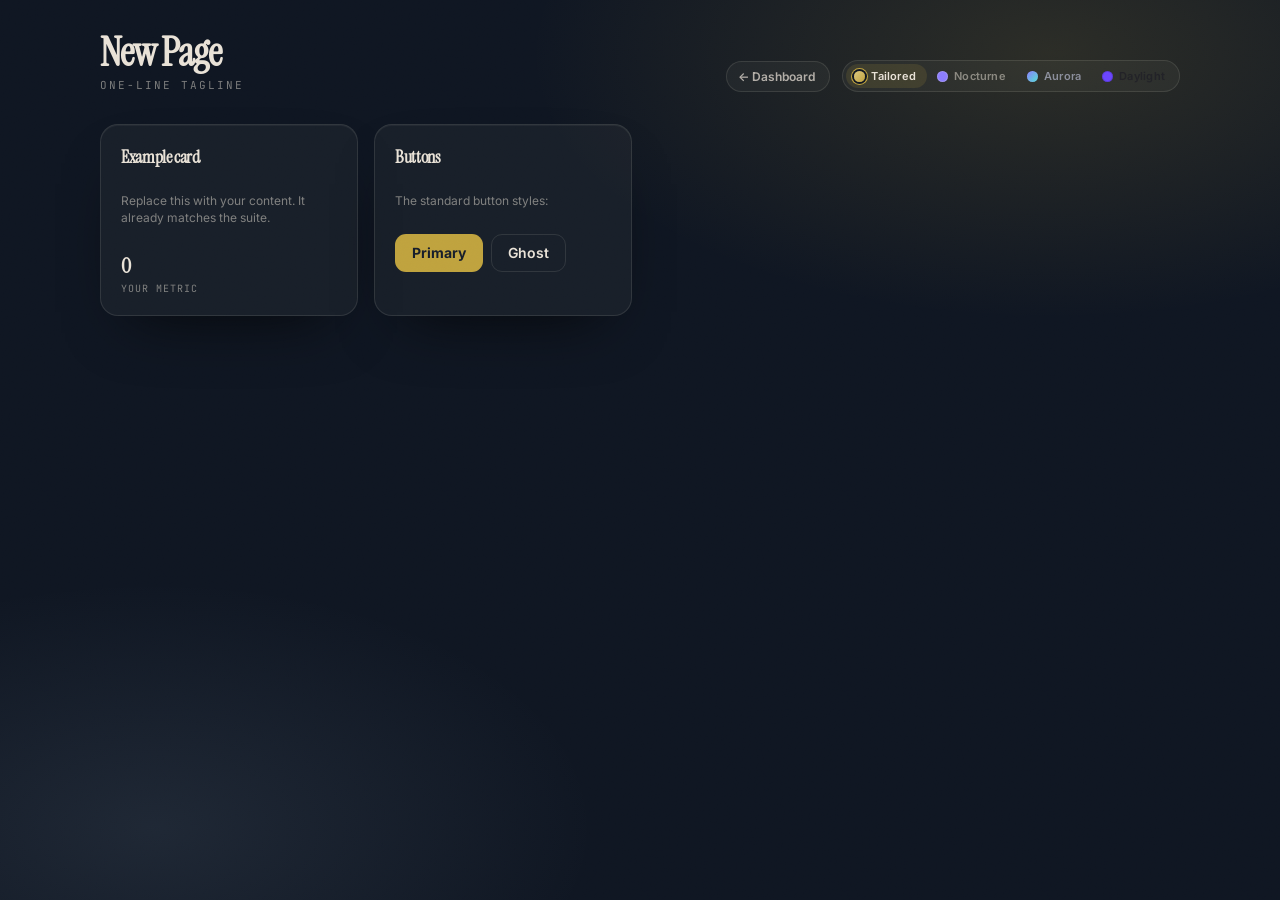
<file: _template.html>
<!DOCTYPE html>
<html lang="en">
<head>
<meta charset="UTF-8" />
<meta name="viewport" content="width=device-width, initial-scale=1, viewport-fit=cover" />
<link rel="manifest" href="manifest.webmanifest" />
<meta name="theme-color" content="#0C0C12" />
<meta name="mobile-web-app-capable" content="yes" />
<meta name="apple-mobile-web-app-capable" content="yes" />
<meta name="apple-mobile-web-app-status-bar-style" content="black-translucent" />
<meta name="apple-mobile-web-app-title" content="Patron" />
<link rel="apple-touch-icon" href="apple-touch-icon.png" />
<link rel="icon" type="image/svg+xml" href="icon.svg" />
<link rel="icon" type="image/png" sizes="192x192" href="icon-192.png" />

<!-- 1. CHANGE THE TITLE to your page's name -->
<title>New Page · Karol</title>

<!-- Fonts used by the design system (keep as-is) -->
<link rel="preconnect" href="https://fonts.googleapis.com" />
<link rel="preconnect" href="https://fonts.gstatic.com" crossorigin />
<link href="https://fonts.googleapis.com/css2?family=Instrument+Serif:ital@0;1&family=Inter:wght@400;500;600&family=JetBrains+Mono:wght@400;500;600;700&display=swap" rel="stylesheet" />

<!-- Sets the saved theme before paint so there's no flash (keep as-is) -->
<script>try{document.documentElement.setAttribute("data-theme",localStorage.getItem("patron_theme")||"tailored");}catch(e){document.documentElement.setAttribute("data-theme","tailored");}</script>

<!-- The shared design system. This one line gives you all the
     colors, fonts, themes, buttons, cards, modals and form styles. -->
<link rel="stylesheet" href="theme.css" />

<!-- Add your page-specific styles here (optional). Always reuse the
     tokens (var(--brand), var(--space-4), etc.) so you stay on-brand. -->
<style>
  /* example: a simple responsive grid for your content cards */
  .grid { display:grid; grid-template-columns: repeat(auto-fill, minmax(220px, 1fr)); gap: var(--space-4); }
</style>
</head>
<body>
<main class="page grain-overlay">
  <div class="shell">

    <!-- HEADER: title on the left, back-link + theme switcher on the right.
         #themeSeg is filled in by theme.js at the bottom of this file. -->
    <header class="header">
      <div>
        <!-- 2. CHANGE the title + subtitle -->
        <h1 class="title">New Page</h1>
        <p class="subtitle">one-line tagline</p>
      </div>
      <div class="headerControls">
        <a class="backLink" href="index.html">← Dashboard</a>
        <span id="themeSeg"></span>
      </div>
    </header>

    <!-- 3. BUILD YOUR PAGE HERE. Use the shared classes:
         .card  .btn .btn-primary .btn-ghost  .fieldInput  etc. -->
    <div class="grid">
      <section class="card">
        <span class="cardName">Example card</span>
        <p class="cardTag">Replace this with your content. It already matches the suite.</p>
        <div class="cardStat">
          <span class="cardStatValue">0</span>
          <span class="cardStatLabel">your metric</span>
        </div>
      </section>

      <section class="card">
        <span class="cardName">Buttons</span>
        <p class="cardTag">The standard button styles:</p>
        <div style="display:flex; gap:var(--space-2); flex-wrap:wrap;">
          <button class="btn btn-primary">Primary</button>
          <button class="btn btn-ghost">Ghost</button>
        </div>
      </section>
    </div>

  </div>
</main>

<!-- Shared theme engine — wires up the switcher + remembers the choice. -->
<script src="theme.js"></script>
<script>
  // Render the theme switcher into the header.
  document.getElementById('themeSeg').innerHTML = Patron.switcherHtml();

  /* ---- Your page's JavaScript goes here. ----
     Tip: persist data the same way the other pages do, with a
     uniquely-named localStorage key, e.g. 'mypage_standalone_v1'. */
</script>
</body>
</html>
</file>
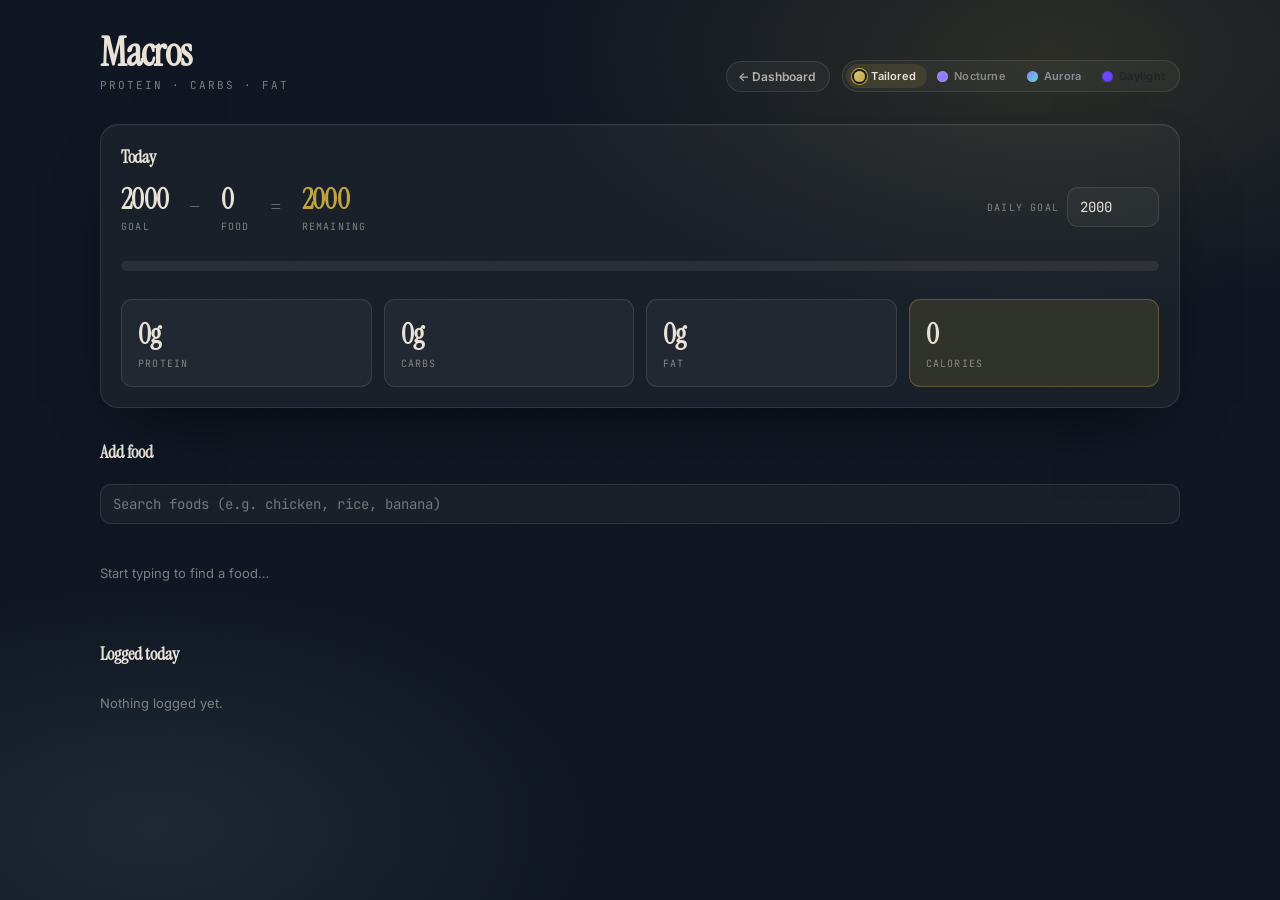
<file: macros.html>
<!DOCTYPE html>
<html lang="en">
<head>
<meta charset="UTF-8" />
<meta name="viewport" content="width=device-width, initial-scale=1, viewport-fit=cover" />
<link rel="manifest" href="manifest.webmanifest" />
<meta name="theme-color" content="#0C0C12" />
<meta name="mobile-web-app-capable" content="yes" />
<meta name="apple-mobile-web-app-capable" content="yes" />
<meta name="apple-mobile-web-app-status-bar-style" content="black-translucent" />
<meta name="apple-mobile-web-app-title" content="Patron" />
<link rel="apple-touch-icon" href="apple-touch-icon.png" />
<link rel="icon" type="image/svg+xml" href="icon.svg" />
<link rel="icon" type="image/png" sizes="192x192" href="icon-192.png" />
<title>Macros · Karol</title>

<link rel="preconnect" href="https://fonts.googleapis.com" />
<link rel="preconnect" href="https://fonts.gstatic.com" crossorigin />
<link href="https://fonts.googleapis.com/css2?family=Instrument+Serif:ital@0;1&family=Inter:wght@400;500;600&family=JetBrains+Mono:wght@400;500;600;700&display=swap" rel="stylesheet" />

<script>try{document.documentElement.setAttribute("data-theme",localStorage.getItem("patron_theme")||"tailored");}catch(e){document.documentElement.setAttribute("data-theme","tailored");}</script>
<link rel="stylesheet" href="theme.css" />

<style>
  /* page-specific layout — all colours/sizes still come from theme.css tokens */
  .macroGrid { display:grid; grid-template-columns: repeat(4, 1fr); gap: var(--space-3); }
  @media (max-width: 560px) { .macroGrid { grid-template-columns: repeat(2, 1fr); } }
  .macroBox { display:flex; flex-direction:column; gap:4px; padding: var(--space-4); border:1px solid var(--border); border-radius: var(--radius-md); background: var(--surface); }
  .macroBox[data-accent="cal"] { border-color: var(--brand-line); background: var(--brand-soft); }
  .macroVal { font-family: var(--font-display); font-weight:600; font-size: var(--text-2xl); letter-spacing:-0.02em; font-variant-numeric: tabular-nums; }
  .macroLabel { font-family: var(--font-mono); font-size:10px; letter-spacing:0.12em; text-transform:uppercase; color: var(--muted); }

  /* MyFitnessPal-style header: Goal − Food = Remaining + a progress bar */
  .calHead { display:flex; align-items:center; justify-content:space-between; gap: var(--space-4); flex-wrap:wrap; margin-bottom: var(--space-4); }
  .calMath { display:flex; align-items:center; gap: var(--space-5); flex-wrap:wrap; }
  .calCell { display:flex; flex-direction:column; gap:2px; }
  .calCell .n { font-family: var(--font-display); font-weight:600; font-size: var(--text-2xl); letter-spacing:-0.02em; font-variant-numeric: tabular-nums; }
  .calCell .l { font-family: var(--font-mono); font-size:10px; letter-spacing:0.12em; text-transform:uppercase; color: var(--muted); }
  .calOp { font-family: var(--font-display); font-size: var(--text-xl); color: var(--muted); }
  .calCell.remain .n { color: var(--brand); }
  .calCell.remain.over .n { color: var(--neg); }
  .goalEdit { display:flex; align-items:center; gap:8px; }
  .goalEdit .fieldInput { width: 92px; }
  .bar { height: 10px; border-radius: var(--radius-pill); background: var(--track); overflow:hidden; }
  .barFill { height:100%; border-radius: var(--radius-pill); background: var(--brand); transition: width var(--duration) var(--ease-premium); }
  .barFill.over { background: var(--neg); }

  .search { position: relative; margin: var(--space-5) 0 var(--space-3); }
  .results { display:flex; flex-direction:column; gap:6px; margin-top: var(--space-3); }
  .foodRow { display:flex; align-items:center; justify-content:space-between; gap: var(--space-3); padding: 10px 12px; border:1px solid var(--border); border-radius: var(--radius-md); background: var(--surface); }
  .foodRow .meta { font-family: var(--font-mono); font-size:11px; color: var(--muted); }
  .foodName { font-weight:600; font-size: var(--text-sm); }
  .gramInput { width: 74px; }
  .empty { color: var(--muted); font-size: 13px; padding: var(--space-4) 0; }

  .logList { display:flex; flex-direction:column; gap:6px; margin-top: var(--space-3); }
  .logRow { display:flex; align-items:center; justify-content:space-between; gap: var(--space-3); padding: 10px 12px; border:1px solid var(--border); border-radius: var(--radius-md); background: var(--surface); }
  .logRow .nums { font-family: var(--font-mono); font-size:11px; color: var(--muted-strong); }
  .xBtn { background:transparent; border:1px solid var(--border); color:var(--muted); width:26px; height:26px; border-radius:50%; cursor:pointer; flex-shrink:0; }
  .xBtn:hover { color: var(--neg); border-color: var(--neg-line); }
  .sectionTitle { font-family: var(--font-display); font-weight:600; font-size: var(--text-lg); margin: var(--space-8) 0 0; }
</style>
</head>
<body>
<main class="page grain-overlay">
  <div class="shell" id="app"></div>
</main>

<script src="theme.js"></script>
<script>
/* ============================================================
 * Macros — a simple daily food + macro tracker.
 * Data is saved per-day in localStorage under macros_standalone_v1.
 * ============================================================ */
const STORE_KEY = 'macros_standalone_v1';

/* A small built-in food database (values per 100g). Add your own here. */
const FOODS = [
  { name: 'Chicken breast',  cal: 165, p: 31,  c: 0,   f: 3.6 },
  { name: 'Beef mince (5%)', cal: 137, p: 21,  c: 0,   f: 5   },
  { name: 'Salmon',          cal: 208, p: 20,  c: 0,   f: 13  },
  { name: 'Egg',             cal: 143, p: 13,  c: 1.1, f: 9.5 },
  { name: 'Greek yogurt',    cal: 59,  p: 10,  c: 3.6, f: 0.4 },
  { name: 'Whey protein',    cal: 400, p: 80,  c: 8,   f: 6   },
  { name: 'White rice',      cal: 130, p: 2.7, c: 28,  f: 0.3 },
  { name: 'Oats',            cal: 389, p: 17,  c: 66,  f: 7   },
  { name: 'Pasta (cooked)',  cal: 157, p: 6,   c: 31,  f: 0.9 },
  { name: 'Potato',          cal: 77,  p: 2,   c: 17,  f: 0.1 },
  { name: 'Sweet potato',    cal: 86,  p: 1.6, c: 20,  f: 0.1 },
  { name: 'Banana',          cal: 89,  p: 1.1, c: 23,  f: 0.3 },
  { name: 'Apple',           cal: 52,  p: 0.3, c: 14,  f: 0.2 },
  { name: 'Broccoli',        cal: 34,  p: 2.8, c: 7,   f: 0.4 },
  { name: 'Almonds',         cal: 579, p: 21,  c: 22,  f: 50  },
  { name: 'Peanut butter',   cal: 588, p: 25,  c: 20,  f: 50  },
  { name: 'Olive oil',       cal: 884, p: 0,   c: 0,   f: 100 },
  { name: 'Avocado',         cal: 160, p: 2,   c: 9,   f: 15  },
  { name: 'Cheddar cheese',  cal: 402, p: 25,  c: 1.3, f: 33  },
  { name: 'Milk (whole)',    cal: 61,  p: 3.2, c: 4.8, f: 3.3 },
  { name: 'Bread (slice)',   cal: 265, p: 9,   c: 49,  f: 3.2 },
  { name: 'Tuna (canned)',   cal: 116, p: 26,  c: 0,   f: 1   },
];

/* ---- storage helpers ---- */
function todayKey(){ const d = new Date(); return d.getFullYear() + '-' + String(d.getMonth()+1).padStart(2,'0') + '-' + String(d.getDate()).padStart(2,'0'); }
function loadAll(){ try { const r = localStorage.getItem(STORE_KEY); return r ? JSON.parse(r) : {}; } catch(e){ return {}; } }
function saveAll(o){ try { localStorage.setItem(STORE_KEY, JSON.stringify(o)); } catch(e){} }
let store = loadAll();
function todaysLog(){ return store[todayKey()] || []; }
function setTodaysLog(list){ store[todayKey()] = list; saveAll(store); }
function goalCal(){ return store.goalCal != null ? store.goalCal : 2000; } // daily calorie target (editable)
function setGoalCal(n){ store.goalCal = n; saveAll(store); }

function esc(s){ return String(s == null ? '' : s).replace(/&/g,'&amp;').replace(/</g,'&lt;').replace(/>/g,'&gt;').replace(/"/g,'&quot;'); }
function round(n){ return Math.round(n); }

let query = '';
let matches = [];

/* ---- calculations ---- */
function totals(){
  return todaysLog().reduce((t, e) => {
    t.cal += e.cal; t.p += e.p; t.c += e.c; t.f += e.f; return t;
  }, { cal:0, p:0, c:0, f:0 });
}

/* ---- views ---- */
function summaryHtml(){
  const t = totals();
  const goal = goalCal();
  const remaining = goal - t.cal;
  const over = remaining < 0;
  const pct = Math.min(100, goal > 0 ? (t.cal / goal) * 100 : 0);

  // MyFitnessPal-style: Goal − Food = Remaining
  const cell = (cls, n, l) => '<div class="calCell ' + cls + '"><span class="n">' + round(n) + '</span><span class="l">' + l + '</span></div>';
  const head = '<div class="calHead">'
    + '<div class="calMath">'
    + cell('', goal, 'goal')
    + '<span class="calOp">−</span>'
    + cell('', t.cal, 'food')
    + '<span class="calOp">=</span>'
    + cell('remain' + (over ? ' over' : ''), Math.abs(remaining), over ? 'over' : 'remaining')
    + '</div>'
    + '<div class="goalEdit"><span class="calCell"><span class="l">daily goal</span></span>'
    + '<input class="fieldInput" id="goal" type="number" min="0" step="50" value="' + goal + '" /></div>'
    + '</div>';
  const bar = '<div class="bar"><div class="barFill' + (over ? ' over' : '') + '" style="width:' + pct + '%"></div></div>';

  const box = (accent, val, unit, label) =>
    '<div class="macroBox" data-accent="' + accent + '"><span class="macroVal">' + round(val) + (unit||'') + '</span><span class="macroLabel">' + label + '</span></div>';
  return '<section class="card"><span class="cardName">Today</span>'
    + head + bar
    + '<div class="macroGrid" style="margin-top:var(--space-4)">'
    + box('p', t.p, 'g', 'protein')
    + box('c', t.c, 'g', 'carbs')
    + box('f', t.f, 'g', 'fat')
    + box('cal', t.cal, '', 'calories')
    + '</div></section>';
}

function resultsInner(){
  const q = query.trim().toLowerCase();
  matches = q ? FOODS.filter(f => f.name.toLowerCase().includes(q)).slice(0, 8) : [];
  if (!q) return '<p class="empty">Start typing to find a food…</p>';
  if (!matches.length) return '<p class="empty">No match. (Add it to the FOODS list in macros.html.)</p>';
  return matches.map((f, i) =>
    '<div class="foodRow"><div><div class="foodName">' + esc(f.name) + '</div>'
    + '<div class="meta">' + f.cal + ' kcal · ' + f.p + 'P / ' + f.c + 'C / ' + f.f + 'F per 100g</div></div>'
    + '<div style="display:flex;align-items:center;gap:8px;">'
    + '<input class="fieldInput gramInput" type="number" min="0" placeholder="g" data-grams="' + i + '" />'
    + '<button class="btn btn-primary" data-add="' + i + '">Add</button></div></div>').join('');
}

function searchHtml(){
  return '<h2 class="sectionTitle">Add food</h2>'
    + '<div class="search"><input class="fieldInput" id="q" type="text" placeholder="Search foods (e.g. chicken, rice, banana)" value="' + esc(query) + '" autocomplete="off" /></div>'
    + '<div class="results" id="results">' + resultsInner() + '</div>';
}

function logHtml(){
  const log = todaysLog();
  if (!log.length) return '<h2 class="sectionTitle">Logged today</h2><p class="empty">Nothing logged yet.</p>';
  const rows = log.map((e, i) =>
    '<div class="logRow"><div><div class="foodName">' + esc(e.name) + ' <span class="meta">' + e.grams + 'g</span></div>'
    + '<div class="nums">' + round(e.cal) + ' kcal · ' + round(e.p) + 'P / ' + round(e.c) + 'C / ' + round(e.f) + 'F</div></div>'
    + '<button class="xBtn" data-del="' + i + '" title="Remove">×</button></div>').join('');
  return '<h2 class="sectionTitle">Logged today</h2><div class="logList">' + rows + '</div>';
}

function headerHtml(){
  return '<header class="header"><div><h1 class="title">Macros</h1><p class="subtitle">protein · carbs · fat</p></div>'
    + '<div class="headerControls"><a class="backLink" href="index.html">← Dashboard</a><span id="themeSeg"></span></div></header>';
}

function render(){
  document.getElementById('app').innerHTML =
    headerHtml() + summaryHtml() + searchHtml() + logHtml();
  document.getElementById('themeSeg').innerHTML = Patron.switcherHtml();
}

/* ---- events ---- */
document.addEventListener('input', e => {
  if (e.target.id === 'q') {
    query = e.target.value;
    // re-render only the results list so the search box keeps focus + caret
    document.getElementById('results').innerHTML = resultsInner();
  }
  if (e.target.id === 'goal') {
    const n = Number(e.target.value);
    setGoalCal(isFinite(n) && n >= 0 ? n : 0);
    render(); // refresh the Remaining number + bar live
    document.getElementById('goal').focus(); // keep the cursor in the goal box
  }
});

document.addEventListener('click', e => {
  const add = e.target.closest('[data-add]');
  if (add) {
    const f = matches[Number(add.getAttribute('data-add'))];
    const gramsEl = document.querySelector('[data-grams="' + add.getAttribute('data-add') + '"]');
    const grams = Number(gramsEl && gramsEl.value);
    if (!f || !isFinite(grams) || grams <= 0) { alert('Enter how many grams.'); return; }
    const k = grams / 100;
    const log = todaysLog();
    log.push({ name: f.name, grams, cal: f.cal*k, p: f.p*k, c: f.c*k, f: f.f*k });
    setTodaysLog(log);
    query = '';
    render();
    return;
  }
  const del = e.target.closest('[data-del]');
  if (del) {
    const log = todaysLog();
    log.splice(Number(del.getAttribute('data-del')), 1);
    setTodaysLog(log);
    render();
    return;
  }
});

// keep totals in sync if edited in another tab
window.addEventListener('storage', e => { if (e.key === STORE_KEY) { store = loadAll(); render(); } });

render();
</script>
</body>
</html>
</file>
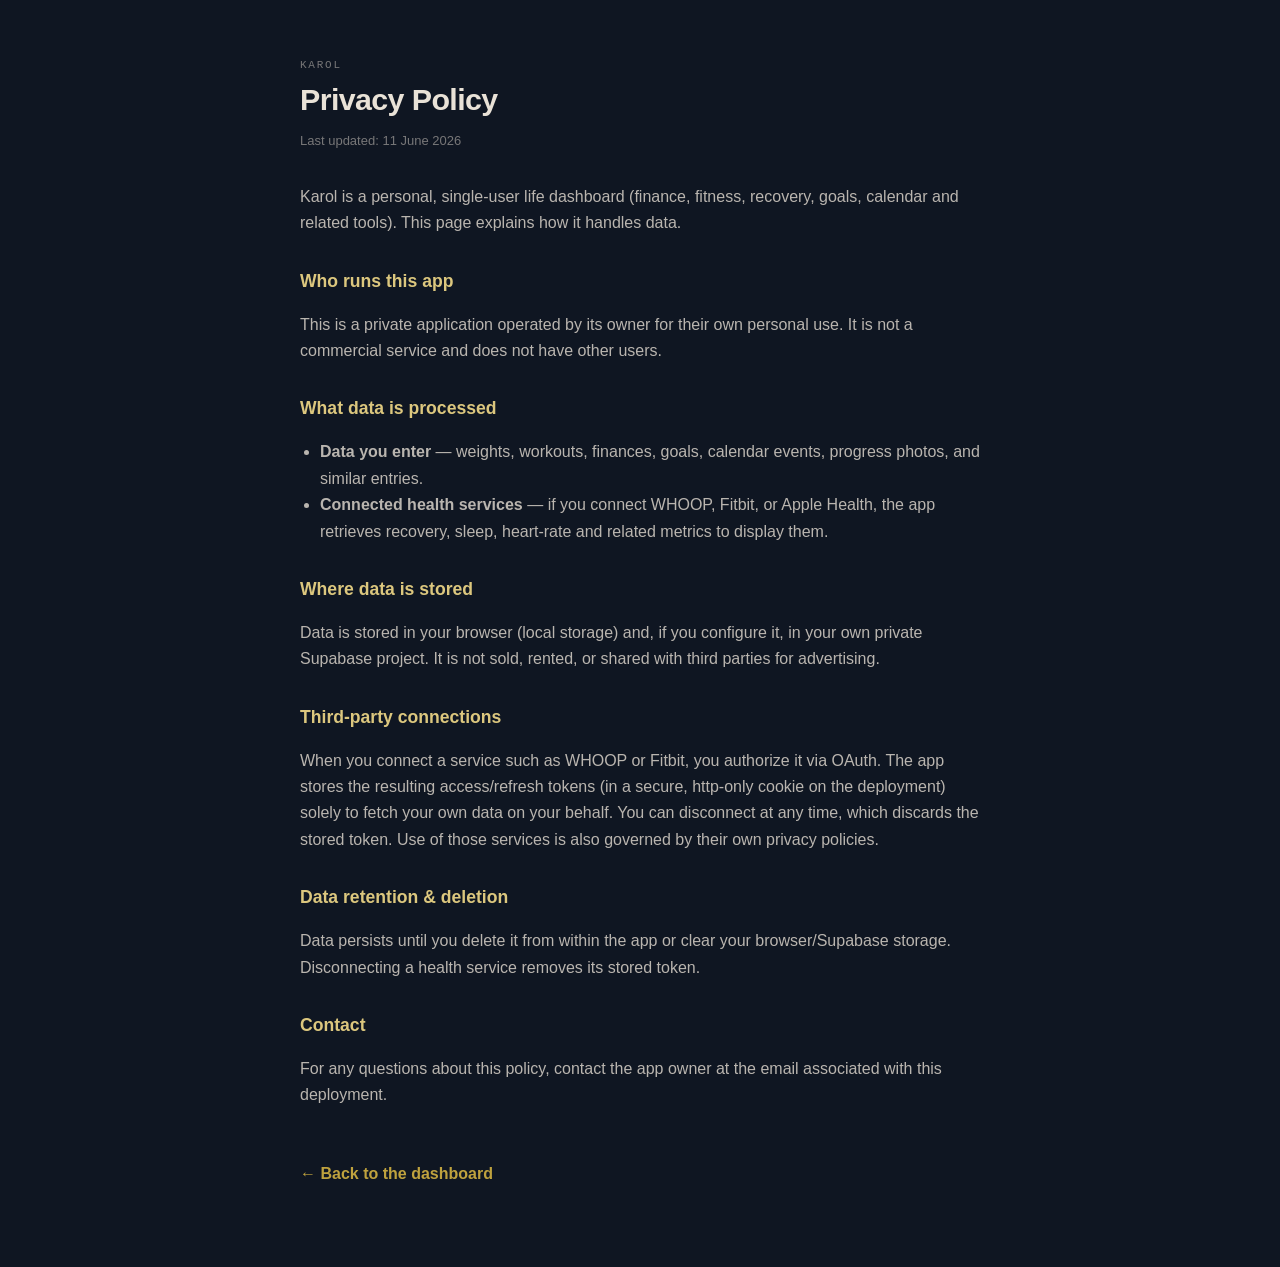
<file: privacy.html>
<!DOCTYPE html>
<html lang="en">
<head>
<meta charset="UTF-8" />
<meta name="viewport" content="width=device-width, initial-scale=1" />
<title>Privacy Policy · Karol</title>
<style>
  :root { color-scheme: dark; }
  body { margin:0; background:#0F1622; color:#E9E2D7; font-family:-apple-system,BlinkMacSystemFont,'Segoe UI',Roboto,sans-serif; line-height:1.65; -webkit-font-smoothing:antialiased; }
  .wrap { max-width:680px; margin:0 auto; padding:56px 24px 80px; }
  h1 { font-size:1.9rem; letter-spacing:-0.02em; margin:0 0 6px; }
  .eyebrow { font-family:ui-monospace,monospace; font-size:11px; letter-spacing:0.16em; text-transform:uppercase; color:rgba(223,216,206,0.5); }
  .updated { color:rgba(223,216,206,0.5); font-size:13px; margin:0 0 32px; }
  h2 { font-size:1.1rem; margin:30px 0 8px; color:#DCC77E; }
  p, li { color:rgba(223,216,206,0.82); }
  a { color:#A7C0D7; }
  ul { padding-left:20px; }
  .back { display:inline-block; margin-top:36px; color:#BFA23E; text-decoration:none; font-weight:600; }
</style>
</head>
<body>
<div class="wrap">
  <div class="eyebrow">Karol</div>
  <h1>Privacy Policy</h1>
  <p class="updated">Last updated: 11 June 2026</p>

  <p>Karol is a personal, single-user life dashboard (finance, fitness, recovery, goals, calendar and related tools). This page explains how it handles data.</p>

  <h2>Who runs this app</h2>
  <p>This is a private application operated by its owner for their own personal use. It is not a commercial service and does not have other users.</p>

  <h2>What data is processed</h2>
  <ul>
    <li><strong>Data you enter</strong> — weights, workouts, finances, goals, calendar events, progress photos, and similar entries.</li>
    <li><strong>Connected health services</strong> — if you connect WHOOP, Fitbit, or Apple Health, the app retrieves recovery, sleep, heart-rate and related metrics to display them.</li>
  </ul>

  <h2>Where data is stored</h2>
  <p>Data is stored in your browser (local storage) and, if you configure it, in your own private Supabase project. It is not sold, rented, or shared with third parties for advertising.</p>

  <h2>Third-party connections</h2>
  <p>When you connect a service such as WHOOP or Fitbit, you authorize it via OAuth. The app stores the resulting access/refresh tokens (in a secure, http-only cookie on the deployment) solely to fetch your own data on your behalf. You can disconnect at any time, which discards the stored token. Use of those services is also governed by their own privacy policies.</p>

  <h2>Data retention &amp; deletion</h2>
  <p>Data persists until you delete it from within the app or clear your browser/Supabase storage. Disconnecting a health service removes its stored token.</p>

  <h2>Contact</h2>
  <p>For any questions about this policy, contact the app owner at the email associated with this deployment.</p>

  <a class="back" href="index.html">← Back to the dashboard</a>
</div>
</body>
</html>
</file>
<file: theme.css>
/* ============================================================
 * theme.css — the shared Patron / Karol design system.
 *
 * Every page in the suite links this file so the look stays
 * identical everywhere. To build a NEW page: copy _template.html,
 * link this file, and use the classes below. Don't paste these
 * tokens into your page — just <link> this and they're yours.
 *
 * Change a colour/spacing/font here once → every page updates.
 * ============================================================ */

/* ---- Design tokens: default theme (Nocturne) ---- */
:root {
  color-scheme: dark;
  --bg: #0C0C12; --bg-elevated: #15151F;
  --surface: rgba(255,255,255,0.028); --surface-2: rgba(255,255,255,0.055);
  --fg: #F3F2F8; --muted: rgba(243,242,248,0.50); --muted-strong: rgba(243,242,248,0.74);
  --border: rgba(255,255,255,0.08); --border-strong: rgba(255,255,255,0.17);
  --brand: #8B7CFF; --brand-2: #C7BBFF; --brand-ink: #130E2E;
  --brand-soft: rgba(139,124,255,0.12); --brand-line: rgba(139,124,255,0.28); --brand-glow: rgba(139,124,255,0.42);
  --pos: #46E0A8; --pos-soft: rgba(70,224,168,0.12); --pos-line: rgba(70,224,168,0.26);
  --neg: #FB7185; --neg-soft: rgba(251,113,133,0.12); --neg-line: rgba(251,113,133,0.26);
  --warn: #FBBF24; --warn-soft: rgba(251,191,36,0.10); --warn-line: rgba(251,191,36,0.26);
  --track: rgba(255,255,255,0.06);
  --card-shadow: 0 1px 0 rgba(255,255,255,0.04) inset, 0 18px 44px -30px rgba(0,0,0,0.85);
  --glow-1: rgba(139,124,255,0.12); --glow-2: rgba(70,224,168,0.05);
  --grain-opacity: 0.05; --overlay: rgba(6,6,12,0.66);
  --space-1:.25rem; --space-2:.5rem; --space-3:.75rem; --space-4:1rem;
  --space-5:1.25rem; --space-6:1.5rem; --space-8:2rem; --space-10:2.5rem; --space-12:3rem; --space-16:4rem;
  --radius-sm: 8px; --radius-md: 11px; --radius-lg: 18px; --radius-pill: 999px;
  --text-xs:.75rem; --text-sm:.875rem; --text-base:1rem; --text-lg:1.125rem;
  --text-xl:1.375rem; --text-2xl:1.75rem; --text-3xl:2.5rem;
  --ease: cubic-bezier(0.2,0.8,0.2,1); --ease-premium: cubic-bezier(0.16,1,0.3,1);
  --duration-fast:120ms; --duration:200ms;
  --font-display:'Instrument Serif'; --font-ui:'Inter'; --font-mono:'JetBrains Mono';
}
[data-theme="tailored"] {
  color-scheme: dark;
  --bg: #0F1622; --bg-elevated: #18202E;
  --surface: rgba(223,216,206,0.045); --surface-2: rgba(223,216,206,0.08);
  --fg: #E9E2D7; --muted: rgba(223,216,206,0.52); --muted-strong: rgba(223,216,206,0.76);
  --border: rgba(223,216,206,0.12); --border-strong: rgba(223,216,206,0.22);
  --brand: #BFA23E; --brand-2: #DCC77E; --brand-ink: #161D2B;
  --brand-soft: rgba(191,162,62,0.14); --brand-line: rgba(191,162,62,0.32); --brand-glow: rgba(191,162,62,0.45);
  --pos: #74B49B; --pos-soft: rgba(116,180,155,0.13); --pos-line: rgba(116,180,155,0.28);
  --neg: #CF7A6B; --neg-soft: rgba(207,122,107,0.13); --neg-line: rgba(207,122,107,0.28);
  --warn: #E0B05A; --warn-soft: rgba(224,176,90,0.12); --warn-line: rgba(224,176,90,0.28);
  --info: #A7C0D7;
  --track: rgba(223,216,206,0.08);
  --card-shadow: 0 1px 0 rgba(223,216,206,0.06) inset, 0 28px 64px -32px rgba(0,0,0,0.82);
  --glow-1: rgba(191,162,62,0.16); --glow-2: rgba(167,192,215,0.10);
  --grain-opacity: 0.05; --overlay: rgba(9,12,19,0.7);
}
[data-theme="aurora"] {
  color-scheme: dark;
  --bg: #080913; --bg-elevated: #12131F;
  --surface: rgba(150,160,255,0.045); --surface-2: rgba(150,160,255,0.08);
  --fg: #EEF0FF; --muted: rgba(220,225,255,0.52); --muted-strong: rgba(220,225,255,0.76);
  --border: rgba(150,160,255,0.11); --border-strong: rgba(150,160,255,0.22);
  --brand: #8B7BFF; --brand-2: #B9ABFF; --brand-ink: #0A0922;
  --brand-soft: rgba(139,123,255,0.15); --brand-line: rgba(139,123,255,0.32); --brand-glow: rgba(124,107,255,0.6);
  --pos: #4FE3D0; --pos-soft: rgba(79,227,208,0.13); --pos-line: rgba(79,227,208,0.28);
  --neg: #FF6FA5; --neg-soft: rgba(255,111,165,0.13); --neg-line: rgba(255,111,165,0.28);
  --warn: #FFC65C; --warn-soft: rgba(255,198,92,0.11); --warn-line: rgba(255,198,92,0.28);
  --track: rgba(160,170,255,0.09);
  --card-shadow: 0 0 0 1px rgba(140,130,255,0.05) inset, 0 22px 56px -28px rgba(78,60,210,0.55);
  --glow-1: rgba(124,107,255,0.20); --glow-2: rgba(79,227,208,0.13);
  --grain-opacity: 0.05; --overlay: rgba(5,6,16,0.7);
}
[data-theme="daylight"] {
  color-scheme: light;
  --bg: #F3F2FA; --bg-elevated: #FFFFFF;
  --surface: #FFFFFF; --surface-2: #FAF9FF;
  --fg: #171622; --muted: rgba(23,22,34,0.52); --muted-strong: rgba(23,22,34,0.72);
  --border: rgba(23,22,60,0.10); --border-strong: rgba(23,22,60,0.18);
  --brand: #6A45FF; --brand-2: #8E6BFF; --brand-ink: #FFFFFF;
  --brand-soft: rgba(106,69,255,0.08); --brand-line: rgba(106,69,255,0.24); --brand-glow: rgba(106,69,255,0.28);
  --pos: #0E9E64; --pos-soft: rgba(14,158,100,0.10); --pos-line: rgba(14,158,100,0.26);
  --neg: #E11D63; --neg-soft: rgba(225,29,99,0.08); --neg-line: rgba(225,29,99,0.24);
  --warn: #B4690E; --warn-soft: rgba(180,105,14,0.10); --warn-line: rgba(180,105,14,0.24);
  --track: rgba(23,22,60,0.08);
  --card-shadow: 0 1px 2px rgba(23,22,60,0.05), 0 16px 34px -24px rgba(23,22,60,0.24);
  --glow-1: rgba(106,69,255,0.07); --glow-2: rgba(14,158,100,0.04);
  --grain-opacity: 0.02; --overlay: rgba(28,26,52,0.4);
}

/* ---- Base reset + page shell ---- */
* { box-sizing: border-box; }
html, body { margin:0; padding:0; }
body { background: var(--bg); color: var(--fg); font-family: var(--font-ui), -apple-system, BlinkMacSystemFont, 'Segoe UI', sans-serif; font-size: var(--text-base); -webkit-font-smoothing: antialiased; transition: background var(--duration) var(--ease); }
.grain-overlay { position: relative; }
.grain-overlay::after { content:''; position: fixed; inset:0; pointer-events:none; z-index:1; opacity: var(--grain-opacity); mix-blend-mode: overlay; background-image: url("data:image/svg+xml;utf8,<svg viewBox='0 0 200 200' xmlns='http://www.w3.org/2000/svg'><filter id='n'><feTurbulence type='fractalNoise' baseFrequency='0.85' numOctaves='2' stitchTiles='stitch'/></filter><rect width='100%25' height='100%25' filter='url(%23n)'/></svg>"); background-size: 200px 200px; }
.page { position: relative; min-height: 100dvh; background: var(--bg); color: var(--fg); padding: var(--space-8) var(--space-5) var(--space-16); isolation: isolate; }
.page::before { content:''; position: absolute; inset:0; pointer-events:none; z-index:-1; background: radial-gradient(58% 42% at 82% 6%, var(--glow-1), transparent 70%), radial-gradient(48% 38% at 12% 92%, var(--glow-2), transparent 72%); }
.shell { max-width: 1080px; margin: 0 auto; }

/* ---- Header (title + theme switcher + back link) ---- */
.header { display:flex; align-items:flex-end; justify-content:space-between; gap: var(--space-4); margin-bottom: var(--space-8); flex-wrap: wrap; }
.title { font-family: var(--font-display); font-weight: 600; font-size: var(--text-3xl); line-height: 1.0; letter-spacing: -0.03em; margin: 0; }
.subtitle { font-family: var(--font-mono); font-size: 11px; text-transform: uppercase; letter-spacing: 0.18em; color: var(--muted); margin: 6px 0 0; }
.headerControls { display:flex; align-items:center; gap: var(--space-3); flex-wrap: wrap; }
.backLink { display:inline-flex; align-items:center; gap: 7px; padding: 7px 14px 7px 11px; background: var(--surface); border: 1px solid var(--border); border-radius: var(--radius-pill); color: var(--muted-strong); font-family: var(--font-ui); font-size: 12px; font-weight: 600; text-decoration:none; transition: border-color var(--duration) var(--ease-premium), background var(--duration) var(--ease-premium), color var(--duration) var(--ease-premium); }
.backLink:hover { border-color: var(--brand-line); background: var(--brand-soft); color: var(--fg); }

/* ---- Theme switcher segment ---- */
.themeSeg { display:inline-flex; align-items:center; background: var(--surface); border: 1px solid var(--border); border-radius: var(--radius-pill); padding: 3px; gap: 2px; }
.themeBtn { appearance:none; background: transparent; border:0; color: var(--muted); font-family: var(--font-ui); font-size: 11px; font-weight: 600; letter-spacing: 0.02em; padding: 5px 11px 5px 8px; border-radius: var(--radius-pill); cursor: pointer; display:inline-flex; align-items:center; gap:6px; transition: background var(--duration) var(--ease-premium), color var(--duration) var(--ease-premium); }
.themeBtn:hover { color: var(--muted-strong); }
.themeSwatch { width: 11px; height: 11px; border-radius: 50%; box-shadow: 0 0 0 1px var(--border-strong) inset; flex-shrink:0; }
.themeBtnActive, .themeBtnActive:hover { background: var(--brand-soft); color: var(--fg); }
.themeBtnActive .themeSwatch { box-shadow: 0 0 0 2px var(--bg), 0 0 0 3px var(--brand); }

/* ---- Card (generic content panel) ---- */
.card { position: relative; display:flex; flex-direction:column; gap: var(--space-3); padding: var(--space-5); border: 1px solid var(--border); border-radius: var(--radius-lg); background: var(--surface); box-shadow: var(--card-shadow); color: var(--fg); overflow:hidden; }
.cardName { font-family: var(--font-display); font-weight: 600; font-size: var(--text-lg); letter-spacing: -0.02em; }
.cardTag { font-size: 12px; color: var(--muted); line-height: 1.4; }
.cardStat { display:flex; flex-direction:column; gap: 2px; }
.cardStatValue { font-family: var(--font-display); font-weight: 600; font-size: var(--text-xl); letter-spacing: -0.02em; color: var(--fg); font-variant-numeric: tabular-nums; }
.cardStatLabel { font-family: var(--font-mono); font-size: 10px; letter-spacing: 0.1em; text-transform: uppercase; color: var(--muted); }

/* ---- Buttons ---- */
.btn { display:inline-flex; align-items:center; justify-content:center; gap: var(--space-2); padding: 0.6rem var(--space-4); border-radius: var(--radius-md); font-size: var(--text-sm); font-family: var(--font-ui); font-weight: 600; cursor: pointer; border: 1px solid transparent; background: transparent; color: var(--fg); white-space: nowrap; text-decoration:none; transition: background var(--duration) var(--ease), border-color var(--duration) var(--ease), color var(--duration) var(--ease), filter var(--duration) var(--ease), box-shadow var(--duration) var(--ease); }
.btn:disabled { opacity: 0.45; cursor: not-allowed; }
.btn-primary { background: var(--brand); color: var(--brand-ink); font-weight: 700; }
.btn-primary:hover:not(:disabled) { filter: brightness(1.08); box-shadow: 0 0 26px var(--brand-glow); }
.btn-ghost { color: var(--fg); border: 1px solid var(--border); }
.btn-ghost:hover { border-color: var(--border-strong); background: var(--surface); }
.btn-link { color: var(--muted-strong); padding: var(--space-2) var(--space-2); }
.btn-link:hover { color: var(--neg); }

/* ---- Modal / dialog ---- */
.overlay { position: fixed; inset:0; background: var(--overlay); backdrop-filter: blur(10px); -webkit-backdrop-filter: blur(10px); z-index: 1000; display:grid; place-items:center; padding: var(--space-4); animation: fade 200ms var(--ease-premium); }
@keyframes fade { from { opacity:0; } to { opacity:1; } }
.panel { width: min(480px, 100%); background: var(--bg-elevated); border: 1px solid var(--border-strong); border-radius: var(--radius-lg); padding: var(--space-6); box-shadow: 0 28px 70px -16px rgba(0,0,0,0.6); animation: rise 320ms var(--ease-premium); }
@keyframes rise { from { opacity:0; transform: translateY(12px) scale(0.98); } to { opacity:1; transform:none; } }
.panelHead { display:flex; align-items:flex-start; justify-content:space-between; gap: var(--space-3); margin-bottom: var(--space-5); }
.panelEyebrow { font-family: var(--font-mono); font-size: 10px; font-weight: 600; letter-spacing: 0.24em; text-transform: uppercase; color: var(--brand); }
.panelTitle { font-family: var(--font-display); font-weight: 600; font-size: var(--text-2xl); letter-spacing: -0.03em; margin: var(--space-2) 0 0; }
.panelClose { background: transparent; border: 1px solid var(--border); color: var(--muted-strong); font-size: 20px; line-height: 1; width: 34px; height: 34px; border-radius: 50%; cursor: pointer; flex-shrink:0; }
.panelClose:hover { color: var(--fg); border-color: var(--border-strong); }
.panelActions { display:flex; align-items:center; justify-content:flex-end; gap: var(--space-2); margin-top: var(--space-6); }
.panelActions .spacer { margin-right:auto; }
.panelNote { margin: var(--space-4) 0 0; padding: var(--space-3) var(--space-4); border-left: 2px solid var(--brand-line); background: var(--brand-soft); border-radius: 0 var(--radius-sm) var(--radius-sm) 0; font-size: 12px; line-height: 1.55; color: var(--muted-strong); }

/* ---- Form fields ---- */
.fieldGrid { display:grid; grid-template-columns: 1fr 1fr; gap: var(--space-3); }
.field { display:flex; flex-direction:column; gap: 6px; }
.fieldFull { grid-column: 1 / -1; }
.fieldLabel { font-family: var(--font-mono); font-size: 10px; letter-spacing: 0.12em; text-transform: uppercase; color: var(--muted); }
.fieldInput { width:100%; background: var(--surface); border: 1px solid var(--border); border-radius: var(--radius-md); padding: 10px 12px; color: var(--fg); font-family: var(--font-mono); font-size: 14px; outline: none; transition: border-color var(--duration) var(--ease-premium), box-shadow var(--duration) var(--ease-premium); }
.fieldInput:focus { border-color: var(--brand-line); box-shadow: 0 0 0 3px var(--brand-soft); }

/* ============================================================
 * Mobile / PWA hardening — installable + phone-usable suite.
 * (Applies to pages that link theme.css; self-contained pages
 *  carry an equivalent inline #pwa-mobile block.)
 * ============================================================ */
html { -webkit-text-size-adjust: 100%; text-size-adjust: 100%; }
body { overflow-x: hidden; -webkit-tap-highlight-color: transparent; }
img { max-width: 100%; height: auto; }
@media (max-width: 480px) { input, select, textarea { font-size: 16px !important; } } /* stop iOS zoom-on-focus */
@supports (padding: max(0px)) {
  body {
    padding-top: env(safe-area-inset-top);
    padding-bottom: env(safe-area-inset-bottom);
    padding-left: env(safe-area-inset-left);
    padding-right: env(safe-area-inset-right);
  }
}
</file>
